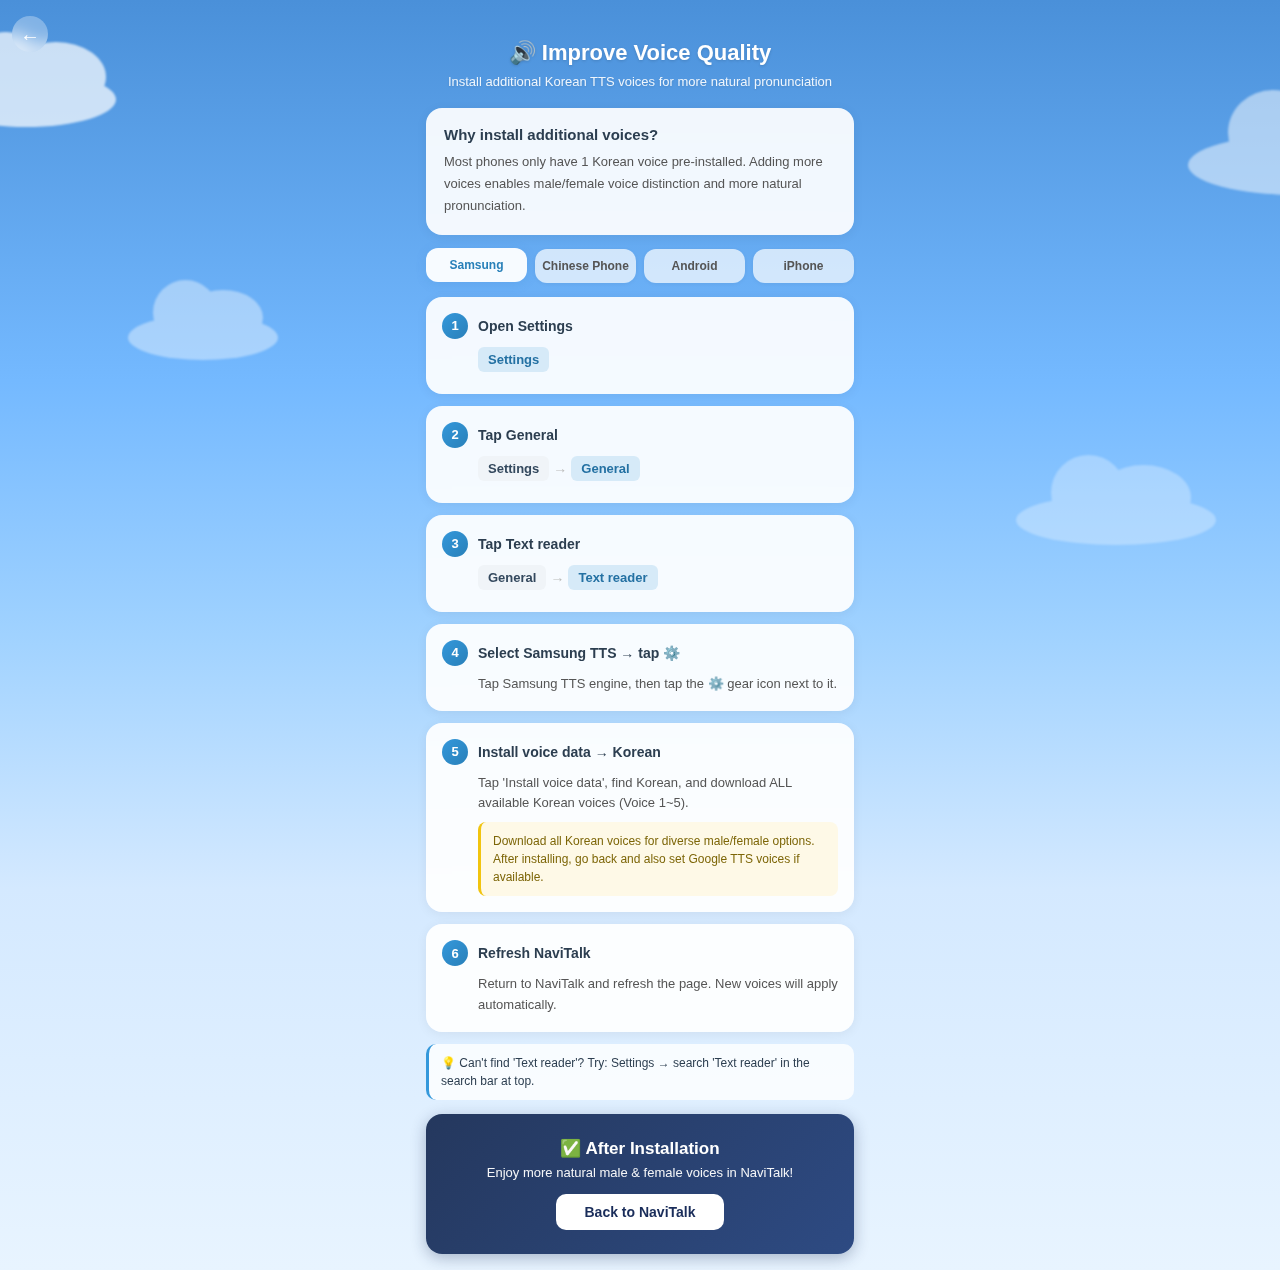
<file: tts-guide.html>
<!DOCTYPE html>
<html lang="ko">
<head>
<meta charset="UTF-8">
<meta name="viewport" content="width=device-width, initial-scale=1.0">
<title>TTS Voice Guide</title>
<style>
*{margin:0;padding:0;box-sizing:border-box}
body{font-family:-apple-system,BlinkMacSystemFont,'Segoe UI','PingFang SC','Hiragino Sans GB','Microsoft YaHei','Helvetica Neue',sans-serif;min-height:100vh;background:linear-gradient(180deg,#4a90d9 0%,#74b9ff 30%,#a0d2ff 50%,#d4e9ff 70%,#e8f4ff 100%);overflow-x:hidden}
.clouds{position:fixed;top:0;left:0;width:100%;height:100%;pointer-events:none;z-index:0;overflow:hidden}
.cloud{position:absolute;background:#fff;border-radius:50%;opacity:.7;filter:blur(1px)}
.cloud::before,.cloud::after{content:'';position:absolute;background:#fff;border-radius:50%}
.c1{width:180px;height:55px;top:8%;left:-5%;animation:drift 45s linear infinite}
.c1::before{width:80px;height:80px;top:-40px;left:30px}
.c1::after{width:100px;height:70px;top:-30px;left:70px}
.c2{width:220px;height:60px;top:15%;right:-10%;animation:drift-r 55s linear infinite;opacity:.5}
.c2::before{width:90px;height:85px;top:-45px;left:40px}
.c2::after{width:110px;height:75px;top:-35px;left:90px}
.c3{width:150px;height:45px;top:35%;left:10%;animation:drift 60s linear infinite;animation-delay:-20s;opacity:.4}
.c3::before{width:65px;height:65px;top:-35px;left:25px}
.c3::after{width:80px;height:55px;top:-25px;left:55px}
.c4{width:200px;height:50px;top:55%;right:5%;animation:drift-r 50s linear infinite;animation-delay:-15s;opacity:.3}
.c4::before{width:75px;height:75px;top:-40px;left:35px}
.c4::after{width:95px;height:65px;top:-30px;left:80px}
@keyframes drift{from{transform:translateX(0)}to{transform:translateX(110vw)}}
@keyframes drift-r{from{transform:translateX(0)}to{transform:translateX(-110vw)}}
.content{position:relative;z-index:1;max-width:460px;margin:0 auto;padding:16px}
.header{text-align:center;padding:24px 0 16px;color:#fff;text-shadow:0 1px 3px rgba(0,0,0,.15)}
.header h1{font-size:22px;font-weight:700;margin-bottom:6px}
.header p{font-size:13px;opacity:.9;line-height:1.5}
.back-btn{position:fixed;left:12px;top:16px;z-index:10;background:rgba(255,255,255,.3);backdrop-filter:blur(8px);border:none;color:#fff;width:36px;height:36px;border-radius:50%;font-size:20px;cursor:pointer}
.card{background:rgba(255,255,255,.92);backdrop-filter:blur(10px);border-radius:16px;padding:18px;margin-bottom:14px;box-shadow:0 2px 12px rgba(0,0,0,.06)}
.card h2{font-size:15px;font-weight:700;color:#2c3e50;margin-bottom:8px}
.card p{font-size:13px;color:#555;line-height:1.7}
.tabs{display:flex;gap:8px;margin-bottom:14px}
.tab-btn{flex:1;padding:10px 4px;border:none;border-radius:12px;background:rgba(255,255,255,.7);text-align:center;cursor:pointer;transition:all .25s;box-shadow:0 1px 4px rgba(0,0,0,.05);font-family:inherit;font-size:12px;font-weight:700;color:#555}
.tab-btn.active{background:rgba(255,255,255,.95);box-shadow:0 2px 10px rgba(74,144,217,.25);transform:translateY(-1px);color:#2980b9}
.notice-card{background:linear-gradient(135deg,#e8f8f5,#d5f5e3);border-radius:14px;padding:18px;margin-bottom:14px;border-left:4px solid #27ae60;box-shadow:0 2px 12px rgba(0,0,0,.06)}
.notice-card h3{font-size:15px;color:#1e8449;margin-bottom:8px}
.notice-card p{font-size:13px;color:#2c3e50;line-height:1.7}
.notice-card .edge-badge{display:inline-block;background:#27ae60;color:#fff;padding:3px 10px;border-radius:20px;font-size:11px;font-weight:700;margin-bottom:10px}
.optional-title{font-size:13px;font-weight:700;color:#7f8c8d;margin:16px 0 10px;padding-left:4px}
.step-card{background:rgba(255,255,255,.92);backdrop-filter:blur(10px);border-radius:16px;padding:16px;margin-bottom:12px;box-shadow:0 2px 12px rgba(0,0,0,.06)}
.step-head{display:flex;align-items:center;gap:10px;margin-bottom:8px}
.step-num{width:26px;height:26px;border-radius:50%;background:linear-gradient(135deg,#3498db,#2980b9);color:#fff;font-size:13px;font-weight:700;display:flex;align-items:center;justify-content:center;flex-shrink:0}
.step-title{font-size:14px;font-weight:700;color:#2c3e50}
.path{display:flex;flex-wrap:wrap;align-items:center;gap:4px;margin:6px 0 6px 36px}
.path-chip{background:#f0f4f8;padding:5px 10px;border-radius:6px;font-size:13px;font-weight:600;color:#34495e}
.path-chip.hl{background:#d6eaf8;color:#2471a3}
.path-sep{color:#bbb;font-size:14px}
.step-desc{margin-left:36px;font-size:13px;color:#555;line-height:1.6}
.tip{margin:8px 0 0 36px;padding:10px 12px;background:#fef9e7;border-radius:8px;border-left:3px solid #f1c40f;font-size:12px;color:#7d6608;line-height:1.5}
.alt-tip{margin:6px 0 14px;padding:10px 12px;background:rgba(255,255,255,.8);border-radius:10px;border-left:3px solid #3498db;font-size:12px;color:#2c3e50;line-height:1.5}
.guide-panel{display:none}
.guide-panel.active{display:block}
.done-card{background:linear-gradient(135deg,rgba(20,40,80,.92),rgba(30,60,120,.92));border-radius:16px;padding:24px;text-align:center;color:#fff;margin-top:8px;box-shadow:0 4px 15px rgba(20,40,80,.3)}
.done-card h3{font-size:17px;margin-bottom:6px}
.done-card p{font-size:13px;opacity:.95;margin-bottom:14px}
.done-btn{padding:10px 28px;border:none;border-radius:10px;background:#fff;color:#1a2d5a;font-size:14px;font-weight:700;cursor:pointer;font-family:inherit}
</style>
</head>
<body>
<div class="clouds"><div class="cloud c1"></div><div class="cloud c2"></div><div class="cloud c3"></div><div class="cloud c4"></div></div>
<button class="back-btn" id="backBtn">&larr;</button>
<div class="content">
<div class="header"><h1 id="hTitle"></h1><p id="hSub"></p></div>
<div class="card"><h2 id="whyT"></h2><p id="whyD"></p></div>
<div class="tabs">
<button class="tab-btn active" data-tab="samsung">Samsung</button>
<button class="tab-btn" data-tab="china" id="tabChina"></button>
<button class="tab-btn" data-tab="android">Android</button>
<button class="tab-btn" data-tab="iphone">iPhone</button>
</div>
<div class="guide-panel active" id="panel-samsung"></div>
<div class="guide-panel" id="panel-china"></div>
<div class="guide-panel" id="panel-android"></div>
<div class="guide-panel" id="panel-iphone"></div>
<div class="done-card"><h3 id="doneT"></h3><p id="doneD"></p><button class="done-btn" id="doneBtn"></button></div>
</div>
<script>
var T = {};
T.en = {"chinaTab": "Chinese Phone", "chinaNoticeTitle": "✅ No installation needed!", "chinaNoticeDesc": "NaviTalk uses cloud-based voice technology (Edge TTS), so Korean voice works automatically on all phones — including Xiaomi, OPPO, Vivo, and Huawei — without installing any voice packs.", "chinaBadge": "Edge TTS", "chinaOptional": "📱 Optional: Improve device TTS (for other apps)", "china": [{"t": "Open Settings", "path": ["Settings"], "hi": [0]}, {"t": "Search 'TTS' or 'Text-to-speech'", "d": "Use the search bar at top of Settings to find TTS options."}, {"t": "Select TTS engine", "d": "Choose your phone's built-in TTS engine (e.g. Xiaomi TTS, iFlytek, etc.)"}, {"t": "Download Korean voice", "d": "Find Korean in the language list and download the voice pack.", "tip": "If Korean is not available, try installing Google TTS from your app store."}, {"t": "Refresh NaviTalk", "d": "Return to NaviTalk and refresh the page."}], "title": "🔊 Improve Voice Quality", "sub": "Install additional Korean TTS voices for more natural pronunciation", "whyT": "Why install additional voices?", "whyD": "Most phones only have 1 Korean voice pre-installed. Adding more voices enables male/female voice distinction and more natural pronunciation.", "doneT": "✅ After Installation", "doneD": "Enjoy more natural male & female voices in NaviTalk!", "doneB": "Back to NaviTalk", "samsung": [{"t": "Open Settings", "path": ["Settings"], "hi": [0]}, {"t": "Tap General", "path": ["Settings", "General"], "hi": [1]}, {"t": "Tap Text reader", "path": ["General", "Text reader"], "hi": [1]}, {"t": "Select Samsung TTS → tap ⚙️", "d": "Tap Samsung TTS engine, then tap the ⚙️ gear icon next to it."}, {"t": "Install voice data → Korean", "d": "Tap 'Install voice data', find Korean, and download ALL available Korean voices (Voice 1~5).", "tip": "Download all Korean voices for diverse male/female options. After installing, go back and also set Google TTS voices if available."}, {"t": "Refresh NaviTalk", "d": "Return to NaviTalk and refresh the page. New voices will apply automatically."}], "samsung_alt": "Can't find 'Text reader'? Try: Settings → search 'Text reader' in the search bar at top.", "android": [{"t": "Open Settings", "path": ["Settings"], "hi": [0]}, {"t": "Tap Accessibility", "path": ["Settings", "Accessibility"], "hi": [1]}, {"t": "Tap Text-to-speech output", "path": ["Accessibility", "Text-to-speech output"], "hi": [1]}, {"t": "Tap ⚙️ next to Google TTS", "d": "Tap the gear icon next to Google Text-to-Speech engine."}, {"t": "Install voice data → Korean", "d": "Tap 'Install voice data' and find Korean to download additional voices.", "tip": "If Google TTS is missing, search 'Google Text-to-Speech' in Play Store."}, {"t": "Refresh NaviTalk", "d": "Return to NaviTalk and refresh the page."}], "iphone": [{"t": "Open Settings", "path": ["Settings"], "hi": [0]}, {"t": "Accessibility → Spoken Content", "path": ["Settings", "Accessibility", "Spoken Content"], "hi": [1, 2]}, {"t": "Tap Voices → Korean", "d": "Tap Voices, then select Korean. Multiple voice options will appear."}, {"t": "Download desired voices", "d": "Tap a voice name to download. Also download 'Enhanced' quality if available.", "tip": "Download Yuna, Sora and others for diverse male/female voices."}, {"t": "Refresh NaviTalk", "d": "Return to NaviTalk (Safari) and refresh the page."}]};
T.ko = {"chinaTab": "중국폰", "chinaNoticeTitle": "✅ 별도 설치가 필요 없습니다!", "chinaNoticeDesc": "NaviTalk은 클라우드 음성 기술(Edge TTS)을 사용하므로, 샤오미·OPPO·비보·화웨이 등 모든 폰에서 음성팩 설치 없이 한국어 음성이 자동으로 작동합니다.", "chinaBadge": "Edge TTS", "chinaOptional": "📱 선택사항: 기기 TTS 개선 (다른 앱용)", "china": [{"t": "설정 앱 열기", "path": ["설정"], "hi": [0]}, {"t": "'TTS' 또는 '음성' 검색", "d": "설정 상단 검색바에서 TTS 관련 옵션을 찾으세요."}, {"t": "TTS 엔진 선택", "d": "기기 내장 TTS 엔진(예: Xiaomi TTS, iFlytek 등)을 선택하세요."}, {"t": "한국어 음성 다운로드", "d": "언어 목록에서 한국어를 찾아 음성팩을 다운로드하세요.", "tip": "한국어가 없으면 앱 스토어에서 Google TTS를 설치해보세요."}, {"t": "NaviTalk 새로고침", "d": "NaviTalk으로 돌아와 페이지를 새로고침하세요."}], "title": "🔊 음성 품질 개선하기", "sub": "한국어 TTS 음성을 추가 설치하여 더 자연스러운 발음을 경험하세요", "whyT": "왜 음성을 설치해야 하나요?", "whyD": "대부분의 휴대폰에는 한국어 음성이 1개만 기본 설치되어 있습니다. 추가 음성을 설치하면 남녀 목소리를 구분할 수 있고 발음도 더 자연스러워집니다.", "doneT": "✅ 설치 완료 후", "doneD": "NaviTalk에서 더 자연스러운 남녀 대화 음성을 즐겨보세요!", "doneB": "NaviTalk으로 돌아가기", "samsung": [{"t": "설정 앱 열기", "path": ["설정"], "hi": [0]}, {"t": "일반 선택", "path": ["설정", "일반"], "hi": [1]}, {"t": "글자 읽어주기 선택", "path": ["일반", "글자 읽어주기"], "hi": [1]}, {"t": "Samsung TTS 선택 → ⚙️ 탭", "d": "기본 엔진에서 Samsung TTS를 선택하고, 옆의 ⚙️ 톱니바퀴를 탭하세요."}, {"t": "음성 데이터 설치 → 한국어", "d": "음성 데이터 설치를 탭하고, 한국어 음성을 모두(음성1~5) 다운로드하세요.", "tip": "한국어 음성을 모두 다운로드하면 남녀 목소리 선택이 풍부해집니다. 웹브라우저는 Google TTS를 사용하므로, Google TTS 음성도 함께 설치하면 더 좋습니다."}, {"t": "NaviTalk 새로고침", "d": "NaviTalk으로 돌아와 페이지를 새로고침하면 새 음성이 자동 적용됩니다."}], "samsung_alt": "'글자 읽어주기'를 못 찾겠으면: 설정 상단 검색바에서 '글자 읽어주기'를 검색하세요.", "android": [{"t": "설정 앱 열기", "path": ["설정"], "hi": [0]}, {"t": "접근성 이동", "path": ["설정", "접근성"], "hi": [1]}, {"t": "음성 변환 출력 선택", "path": ["접근성", "음성 변환 출력"], "hi": [1]}, {"t": "Google TTS ⚙️ 탭", "d": "Google 음성 변환 엔진 옆의 톱니바퀴 아이콘을 탭하세요."}, {"t": "음성 데이터 설치 → 한국어", "d": "음성 데이터 설치를 탭하고 한국어를 찾아 다운로드하세요.", "tip": "Google TTS가 없으면 Play 스토어에서 'Google 음성 변환'을 검색해 설치하세요."}, {"t": "NaviTalk 새로고침", "d": "NaviTalk으로 돌아와 페이지를 새로고침하세요."}], "iphone": [{"t": "설정 앱 열기", "path": ["설정"], "hi": [0]}, {"t": "손쉬운 사용 → 읽어주기 콘텐츠", "path": ["설정", "손쉬운 사용", "읽어주기 콘텐츠"], "hi": [1, 2]}, {"t": "음성 → 한국어 선택", "d": "음성을 탭한 후 한국어를 선택하세요. 여러 음성 옵션이 표시됩니다."}, {"t": "음성 다운로드", "d": "음성 이름을 탭하면 다운로드가 시작됩니다. 고품질 옵션이 있으면 함께 다운로드하세요.", "tip": "Yuna, Sora 등 여러 음성을 다운로드하면 다양한 남녀 목소리를 사용할 수 있습니다."}, {"t": "NaviTalk 새로고침", "d": "NaviTalk(Safari)으로 돌아와 페이지를 새로고침하세요."}]};
T.cn = {"chinaTab": "中国手机", "chinaNoticeTitle": "✅ 无需额外安装！", "chinaNoticeDesc": "NaviTalk使用云端语音技术（Edge TTS），小米、OPPO、vivo、华为等所有手机无需安装语音包，韩语语音即可自动播放。", "chinaBadge": "Edge TTS", "chinaOptional": "📱 可选：改善设备TTS（用于其他应用）", "china": [{"t": "打开设置", "path": ["设置"], "hi": [0]}, {"t": "搜索'TTS'或'语音'", "d": "在设置顶部搜索栏搜索TTS相关选项。"}, {"t": "选择TTS引擎", "d": "选择手机内置TTS引擎（如小米TTS、讯飞等）。"}, {"t": "下载韩语语音", "d": "在语言列表中找到韩语并下载语音包。", "tip": "如果没有韩语选项，请在应用商店搜索安装Google TTS。"}, {"t": "刷新NaviTalk", "d": "返回NaviTalk，刷新页面即可。"}], "title": "🔊 提高语音质量", "sub": "安装韩语TTS语音，获得更自然的发音体验", "whyT": "为什么需要安装语音？", "whyD": "大多数手机只预装了1个韩语语音。安装更多语音后，可以区分男女声音，发音也更加自然。", "doneT": "✅ 安装完成后", "doneD": "在NaviTalk中享受更自然的男女对话语音！", "doneB": "返回NaviTalk", "samsung": [{"t": "打开设置", "path": ["设置"], "hi": [0]}, {"t": "点击常规", "path": ["设置", "常规"], "hi": [1]}, {"t": "点击文字转语音", "path": ["常规", "文字转语音"], "hi": [1]}, {"t": "选择Samsung TTS → 点击⚙️", "d": "选择Samsung TTS引擎，点击旁边的⚙️齿轮图标。"}, {"t": "安装语音数据 → 韩语", "d": "点击安装语音数据，找到韩语，下载所有可用语音(语音1~5)。", "tip": "建议下载所有韩语语音。网页浏览器使用Google TTS，建议同时安装Google TTS语音。"}, {"t": "刷新NaviTalk", "d": "返回NaviTalk，刷新页面即可自动使用新语音。"}], "samsung_alt": "找不到'文字转语音'？试试在设置顶部搜索栏搜索。", "android": [{"t": "打开设置", "path": ["设置"], "hi": [0]}, {"t": "进入辅助功能", "path": ["设置", "辅助功能"], "hi": [1]}, {"t": "选择文字转语音输出", "path": ["辅助功能", "文字转语音输出"], "hi": [1]}, {"t": "点击Google TTS旁的⚙️", "d": "点击Google文字转语音引擎旁的齿轮图标。"}, {"t": "安装语音数据 → 选择韩语", "d": "点击安装语音数据，找到韩语(Korean/한국어)进行下载。", "tip": "如果没有Google TTS，请在应用商店搜索Google文字转语音进行安装。"}, {"t": "刷新NaviTalk", "d": "返回NaviTalk应用，刷新页面即可。"}], "iphone": [{"t": "打开设置", "path": ["设置"], "hi": [0]}, {"t": "辅助功能 → 朗读内容", "path": ["设置", "辅助功能", "朗读内容"], "hi": [1, 2]}, {"t": "点击声音 → 选择韩语", "d": "点击声音，然后选择韩语(Korean)。会显示多个语音选项。"}, {"t": "下载所需语音", "d": "点击语音名称即可下载。如有高品质选项，建议一起下载。", "tip": "下载Yuna、Sora等多个语音，可获得不同的男女声音。"}, {"t": "刷新NaviTalk", "d": "返回NaviTalk(Safari)，刷新页面即可。"}]};
T.ja = {"chinaTab": "中国製スマホ", "chinaNoticeTitle": "✅ インストール不要！", "chinaNoticeDesc": "NaviTalkはクラウド音声技術（Edge TTS）を使用しているため、Xiaomi・OPPO・vivo・Huaweiなど全てのスマホで音声パックのインストールなしに韓国語音声が自動で再生されます。", "chinaBadge": "Edge TTS", "chinaOptional": "📱 オプション：デバイスTTSの改善（他のアプリ用）", "china": [{"t": "設定を開く", "path": ["設定"], "hi": [0]}, {"t": "'TTS'または'音声'で検索", "d": "設定の検索バーでTTS関連オプションを探します。"}, {"t": "TTSエンジンを選択", "d": "内蔵TTSエンジン（Xiaomi TTS、iFlytekなど）を選択します。"}, {"t": "韓国語音声をダウンロード", "d": "言語リストから韓国語を見つけてダウンロードします。", "tip": "韓国語がない場合はPlayストアからGoogle TTSをインストールしてください。"}, {"t": "NaviTalkを更新", "d": "NaviTalkに戻りページを更新してください。"}], "title": "🔊 音声品質を改善する", "sub": "韓国語TTS音声を追加インストールして、より自然な発音を体験", "whyT": "なぜ音声のインストールが必要？", "whyD": "ほとんどのスマートフォンには韓国語音声が1つしかプリインストールされていません。追加音声をインストールすると、男女の声を区別でき、発音もより自然になります。", "doneT": "✅ インストール完了後", "doneD": "NaviTalkでより自然な男女の声で会話を楽しめます！", "doneB": "NaviTalkに戻る", "samsung": [{"t": "設定アプリを開く", "path": ["設定"], "hi": [0]}, {"t": "一般をタップ", "path": ["設定", "一般"], "hi": [1]}, {"t": "テキスト読み上げをタップ", "path": ["一般", "テキスト読み上げ"], "hi": [1]}, {"t": "Samsung TTS → ⚙️をタップ", "d": "Samsung TTSエンジンを選択し、横の⚙️歯車アイコンをタップします。"}, {"t": "音声データインストール → 韓国語", "d": "音声データのインストールをタップし、韓国語音声をすべて(音声1~5)ダウンロードします。", "tip": "すべての韓国語音声をダウンロードすると選択肢が豊富に。ブラウザはGoogle TTSを使用するため、Google TTS音声も合わせてインストールをお勧めします。"}, {"t": "NaviTalkを更新", "d": "NaviTalkに戻りページを更新してください。"}], "samsung_alt": "テキスト読み上げが見つからない場合：設定の検索バーで検索してください。", "android": [{"t": "設定アプリを開く", "path": ["設定"], "hi": [0]}, {"t": "ユーザー補助へ移動", "path": ["設定", "ユーザー補助"], "hi": [1]}, {"t": "テキスト読み上げ出力を選択", "path": ["ユーザー補助", "テキスト読み上げ出力"], "hi": [1]}, {"t": "Google TTSエンジン横の⚙️をタップ", "d": "Googleテキスト読み上げエンジン横の歯車アイコンをタップします。"}, {"t": "音声データのインストール → 韓国語を選択", "d": "音声データのインストールをタップし、韓国語(Korean)を見つけてダウンロードします。", "tip": "Google TTSがない場合、PlayストアでGoogleテキスト読み上げを検索してインストールしてください。"}, {"t": "NaviTalkを更新", "d": "NaviTalkアプリに戻り、ページを更新してください。"}], "iphone": [{"t": "設定アプリを開く", "path": ["設定"], "hi": [0]}, {"t": "アクセシビリティ → 読み上げコンテンツ", "path": ["設定", "アクセシビリティ", "読み上げコンテンツ"], "hi": [1, 2]}, {"t": "声をタップ → 韓国語を選択", "d": "声をタップし、韓国語(Korean)を選択します。複数の音声が表示されます。"}, {"t": "音声をダウンロード", "d": "音声名をタップするとダウンロードが始まります。高品質があれば一緒にダウンロードしてください。", "tip": "Yuna、Soraなど複数の音声をダウンロードすると、男女の声が豊富になります。"}, {"t": "NaviTalkを更新", "d": "NaviTalk(Safari)に戻り、ページを更新してください。"}]};
T.es = {"chinaTab": "Teléf. chino", "chinaNoticeTitle": "✅ ¡No necesita instalación!", "chinaNoticeDesc": "NaviTalk usa tecnología de voz en la nube (Edge TTS). En Xiaomi, OPPO, Vivo, Huawei y otros, la voz coreana funciona automáticamente sin instalar paquetes de voz.", "chinaBadge": "Edge TTS", "chinaOptional": "📱 Opcional: Mejorar TTS del dispositivo", "china": [{"t": "Abrir Configuración", "path": ["Configuración"], "hi": [0]}, {"t": "Buscar 'TTS'", "d": "Busque TTS en la barra de búsqueda de Configuración."}, {"t": "Seleccionar motor TTS", "d": "Elija el motor TTS integrado del teléfono."}, {"t": "Descargar voz coreana", "d": "Busque coreano en la lista de idiomas.", "tip": "Si no hay coreano, instale Google TTS desde la tienda."}, {"t": "Actualizar NaviTalk", "d": "Vuelva a NaviTalk y actualice."}], "title": "🔊 Mejorar calidad de voz", "sub": "Instale voces TTS coreanas para una pronunciación más natural", "whyT": "¿Por qué instalar voces?", "whyD": "La mayoría de teléfonos solo tienen 1 voz coreana. Más voces permiten distinguir hombre/mujer y mejor pronunciación.", "doneT": "✅ Después de instalar", "doneD": "¡Disfrute voces más naturales en NaviTalk!", "doneB": "Volver a NaviTalk", "samsung": [{"t": "Abrir Configuración", "path": ["Configuración"], "hi": [0]}, {"t": "General", "path": ["Configuración", "General"], "hi": [1]}, {"t": "Lectura de texto", "path": ["General", "Lectura de texto"], "hi": [1]}, {"t": "Samsung TTS → ⚙️", "d": "Seleccione Samsung TTS y toque ⚙️."}, {"t": "Instalar datos de voz → Coreano", "d": "Descargue todas las voces coreanas (Voz 1~5).", "tip": "Descargue todas. El navegador usa Google TTS, instale también voces de Google."}, {"t": "Actualizar NaviTalk", "d": "Vuelva a NaviTalk y actualice la página."}], "samsung_alt": "¿No encuentra 'Lectura de texto'? Búsquelo en la barra de búsqueda de Configuración.", "android": [{"t": "Abrir Configuración", "path": ["Configuración"], "hi": [0]}, {"t": "Accesibilidad", "path": ["Configuración", "Accesibilidad"], "hi": [1]}, {"t": "Salida de texto a voz", "path": ["Accesibilidad", "Salida de texto a voz"], "hi": [1]}, {"t": "⚙️ junto a Google TTS", "d": "⚙️ junto a Google TTS"}, {"t": "Instalar datos de voz → Coreano", "d": "Instalar datos de voz → Coreano", "tip": "Si no tiene Google TTS, búsquelo en Play Store."}, {"t": "Actualizar NaviTalk", "d": "Actualizar NaviTalk"}], "iphone": [{"t": "Abrir Configuración", "path": ["Configuración"], "hi": [0]}, {"t": "Accesibilidad → Contenido hablado", "path": ["Configuración", "Accesibilidad", "Contenido hablado"], "hi": [1, 2]}, {"t": "Voces → Coreano", "d": "Voces → Coreano"}, {"t": "Descargar voces deseadas", "d": "Descargar voces deseadas", "tip": "Descargue Yuna, Sora y otras voces."}, {"t": "Actualizar NaviTalk", "d": "Actualizar NaviTalk"}]};
T.fr = {"chinaTab": "Tél. chinois", "chinaNoticeTitle": "✅ Aucune installation nécessaire !", "chinaNoticeDesc": "NaviTalk utilise la technologie vocale cloud (Edge TTS). Sur Xiaomi, OPPO, Vivo, Huawei, la voix coréenne fonctionne automatiquement sans installer de packs vocaux.", "chinaBadge": "Edge TTS", "chinaOptional": "📱 Optionnel : Améliorer le TTS du téléphone", "china": [{"t": "Ouvrir Paramètres", "path": ["Paramètres"], "hi": [0]}, {"t": "Rechercher 'TTS'", "d": "Cherchez TTS dans la barre de recherche."}, {"t": "Sélectionner moteur TTS", "d": "Choisissez le moteur TTS intégré."}, {"t": "Télécharger voix coréenne", "d": "Trouvez coréen dans la liste.", "tip": "Si absent, installez Google TTS depuis le store."}, {"t": "Actualiser NaviTalk", "d": "Revenez à NaviTalk et actualisez."}], "title": "🔊 Améliorer la qualité vocale", "sub": "Installez des voix TTS coréennes pour une prononciation plus naturelle", "whyT": "Pourquoi installer des voix ?", "whyD": "La plupart des téléphones n'ont qu'une seule voix coréenne. Ajoutez-en pour distinguer homme/femme.", "doneT": "✅ Après l'installation", "doneD": "Profitez de voix plus naturelles dans NaviTalk !", "doneB": "Retour à NaviTalk", "samsung": [{"t": "Ouvrir Paramètres", "path": ["Paramètres"], "hi": [0]}, {"t": "Général", "path": ["Paramètres", "Général"], "hi": [1]}, {"t": "Synthèse vocale", "path": ["Général", "Synthèse vocale"], "hi": [1]}, {"t": "Samsung TTS → ⚙️", "d": "Sélectionnez Samsung TTS et appuyez sur ⚙️."}, {"t": "Installer données vocales → Coréen", "d": "Téléchargez toutes les voix coréennes (Voix 1~5).", "tip": "Téléchargez toutes. Le navigateur utilise Google TTS, installez aussi les voix Google."}, {"t": "Actualiser NaviTalk", "d": "Revenez à NaviTalk et actualisez."}], "samsung_alt": "Introuvable ? Cherchez 'Synthèse vocale' dans la barre de recherche.", "android": [{"t": "Ouvrir Paramètres", "path": ["Paramètres"], "hi": [0]}, {"t": "Accessibilité", "path": ["Paramètres", "Accessibilité"], "hi": [1]}, {"t": "Synthèse vocale", "path": ["Accessibilité", "Synthèse vocale"], "hi": [1]}, {"t": "⚙️ Google TTS", "d": "⚙️ Google TTS"}, {"t": "Installer données vocales → Coréen", "d": "Installer données vocales → Coréen", "tip": "Si Google TTS manque, cherchez-le dans Play Store."}, {"t": "Actualiser NaviTalk", "d": "Actualiser NaviTalk"}], "iphone": [{"t": "Ouvrir Réglages", "path": ["Réglages"], "hi": [0]}, {"t": "Accessibilité → Contenu énoncé", "path": ["Réglages", "Accessibilité", "Contenu énoncé"], "hi": [1, 2]}, {"t": "Voix → Coréen", "d": "Voix → Coréen"}, {"t": "Télécharger les voix", "d": "Télécharger les voix", "tip": "Téléchargez Yuna, Sora et d'autres voix."}, {"t": "Actualiser NaviTalk", "d": "Actualiser NaviTalk"}]};
T.pt = {"chinaTab": "Tel. chinês", "chinaNoticeTitle": "✅ Nenhuma instalação necessária!", "chinaNoticeDesc": "NaviTalk usa tecnologia de voz na nuvem (Edge TTS). Em Xiaomi, OPPO, Vivo, Huawei, a voz coreana funciona automaticamente sem pacotes de voz.", "chinaBadge": "Edge TTS", "chinaOptional": "📱 Opcional: Melhorar TTS do dispositivo", "china": [{"t": "Abrir Configurações", "path": ["Configurações"], "hi": [0]}, {"t": "Pesquisar 'TTS'", "d": "Pesquise TTS na barra de busca."}, {"t": "Selecionar motor TTS", "d": "Escolha o motor TTS integrado."}, {"t": "Baixar voz coreana", "d": "Encontre coreano na lista.", "tip": "Se ausente, instale Google TTS pela loja."}, {"t": "Atualizar NaviTalk", "d": "Volte ao NaviTalk e atualize."}], "title": "🔊 Melhorar qualidade de voz", "sub": "Instale vozes TTS coreanas para pronúncia mais natural", "whyT": "Por que instalar vozes?", "whyD": "A maioria dos telefones tem apenas 1 voz coreana. Mais vozes permitem distinguir homem/mulher.", "doneT": "✅ Após instalação", "doneD": "Aproveite vozes mais naturais no NaviTalk!", "doneB": "Voltar ao NaviTalk", "samsung": [{"t": "Abrir Configurações", "path": ["Configurações"], "hi": [0]}, {"t": "Geral", "path": ["Configurações", "Geral"], "hi": [1]}, {"t": "Leitura de texto", "path": ["Geral", "Leitura de texto"], "hi": [1]}, {"t": "Samsung TTS → ⚙️", "d": "Selecione Samsung TTS e toque ⚙️."}, {"t": "Instalar dados de voz → Coreano", "d": "Baixe todas as vozes coreanas (Voz 1~5).", "tip": "Baixe todas. O navegador usa Google TTS, instale também vozes do Google."}, {"t": "Atualizar NaviTalk", "d": "Volte ao NaviTalk e atualize."}], "samsung_alt": "Não encontrou? Pesquise na barra de busca das Configurações.", "android": [{"t": "Abrir Configurações", "path": ["Configurações"], "hi": [0]}, {"t": "Acessibilidade", "path": ["Configurações", "Acessibilidade"], "hi": [1]}, {"t": "Saída TTS", "path": ["Acessibilidade", "Saída TTS"], "hi": [1]}, {"t": "⚙️ Google TTS", "d": "⚙️ Google TTS"}, {"t": "Instalar dados de voz → Coreano", "d": "Instalar dados de voz → Coreano", "tip": "Se Google TTS ausente, busque no Play Store."}, {"t": "Atualizar NaviTalk", "d": "Atualizar NaviTalk"}], "iphone": [{"t": "Abrir Ajustes", "path": ["Ajustes"], "hi": [0]}, {"t": "Acessibilidade → Conteúdo Falado", "path": ["Ajustes", "Acessibilidade", "Conteúdo Falado"], "hi": [1, 2]}, {"t": "Vozes → Coreano", "d": "Vozes → Coreano"}, {"t": "Baixar vozes", "d": "Baixar vozes", "tip": "Baixe Yuna, Sora e outras vozes."}, {"t": "Atualizar NaviTalk", "d": "Atualizar NaviTalk"}]};
T.de = {"chinaTab": "China-Handy", "chinaNoticeTitle": "✅ Keine Installation nötig!", "chinaNoticeDesc": "NaviTalk nutzt Cloud-Sprachtechnologie (Edge TTS). Auf Xiaomi, OPPO, Vivo, Huawei funktioniert die koreanische Stimme automatisch ohne Sprachpakete.", "chinaBadge": "Edge TTS", "chinaOptional": "📱 Optional: Geräte-TTS verbessern", "china": [{"t": "Einstellungen öffnen", "path": ["Einstellungen"], "hi": [0]}, {"t": "'TTS' suchen", "d": "Suchen Sie TTS in der Suchleiste."}, {"t": "TTS-Engine wählen", "d": "Wählen Sie die eingebaute TTS-Engine."}, {"t": "Koreanische Stimme laden", "d": "Finden Sie Koreanisch in der Liste.", "tip": "Falls nicht vorhanden, Google TTS aus dem Store installieren."}, {"t": "NaviTalk aktualisieren", "d": "Zurück zu NaviTalk, Seite aktualisieren."}], "title": "🔊 Sprachqualität verbessern", "sub": "Installieren Sie koreanische TTS-Stimmen für natürlichere Aussprache", "whyT": "Warum Stimmen installieren?", "whyD": "Die meisten Handys haben nur 1 koreanische Stimme. Mehr Stimmen ermöglichen Mann/Frau-Unterscheidung.", "doneT": "✅ Nach der Installation", "doneD": "Genießen Sie natürlichere Stimmen in NaviTalk!", "doneB": "Zurück zu NaviTalk", "samsung": [{"t": "Einstellungen öffnen", "path": ["Einstellungen"], "hi": [0]}, {"t": "Allgemein", "path": ["Einstellungen", "Allgemein"], "hi": [1]}, {"t": "Sprachausgabe", "path": ["Allgemein", "Sprachausgabe"], "hi": [1]}, {"t": "Samsung TTS → ⚙️", "d": "Wählen Sie Samsung TTS und tippen Sie ⚙️."}, {"t": "Sprachdaten installieren → Koreanisch", "d": "Laden Sie alle koreanischen Stimmen herunter (Stimme 1~5).", "tip": "Laden Sie alle herunter. Der Browser nutzt Google TTS."}, {"t": "NaviTalk aktualisieren", "d": "Zurück zu NaviTalk, Seite aktualisieren."}], "samsung_alt": "Nicht gefunden? Suchen Sie in der Suchleiste der Einstellungen.", "android": [{"t": "Einstellungen öffnen", "path": ["Einstellungen"], "hi": [0]}, {"t": "Eingabehilfen", "path": ["Einstellungen", "Eingabehilfen"], "hi": [1]}, {"t": "Text-zu-Sprache-Ausgabe", "path": ["Eingabehilfen", "Text-zu-Sprache"], "hi": [1]}, {"t": "⚙️ Google TTS", "d": "⚙️ Google TTS"}, {"t": "Sprachdaten installieren → Koreanisch", "d": "Sprachdaten installieren → Koreanisch", "tip": "Falls Google TTS fehlt, im Play Store suchen."}, {"t": "NaviTalk aktualisieren", "d": "NaviTalk aktualisieren"}], "iphone": [{"t": "Einstellungen öffnen", "path": ["Einstellungen"], "hi": [0]}, {"t": "Bedienungshilfen → Gesprochene Inhalte", "path": ["Einstellungen", "Bedienungshilfen", "Gesprochene Inhalte"], "hi": [1, 2]}, {"t": "Stimmen → Koreanisch", "d": "Stimmen → Koreanisch"}, {"t": "Stimmen herunterladen", "d": "Stimmen herunterladen", "tip": "Laden Sie Yuna, Sora und andere herunter."}, {"t": "NaviTalk aktualisieren", "d": "NaviTalk aktualisieren"}]};
T.id = {"chinaTab": "HP China", "chinaNoticeTitle": "✅ Tidak perlu instalasi!", "chinaNoticeDesc": "NaviTalk menggunakan teknologi suara cloud (Edge TTS). Di Xiaomi, OPPO, Vivo, Huawei, suara Korea otomatis berfungsi tanpa menginstal paket suara.", "chinaBadge": "Edge TTS", "chinaOptional": "📱 Opsional: Tingkatkan TTS perangkat", "china": [{"t": "Buka Pengaturan", "path": ["Pengaturan"], "hi": [0]}, {"t": "Cari 'TTS'", "d": "Cari TTS di kolom pencarian Pengaturan."}, {"t": "Pilih mesin TTS", "d": "Pilih mesin TTS bawaan ponsel."}, {"t": "Unduh suara Korea", "d": "Temukan Korea di daftar bahasa.", "tip": "Jika tidak ada, instal Google TTS dari toko aplikasi."}, {"t": "Segarkan NaviTalk", "d": "Kembali ke NaviTalk dan segarkan."}], "title": "🔊 Tingkatkan Kualitas Suara", "sub": "Instal suara TTS Korea untuk pengucapan lebih alami", "whyT": "Mengapa perlu menginstal suara?", "whyD": "Kebanyakan ponsel hanya memiliki 1 suara Korea. Menambah suara memungkinkan perbedaan pria/wanita.", "doneT": "✅ Setelah Instalasi", "doneD": "Nikmati suara lebih alami di NaviTalk!", "doneB": "Kembali ke NaviTalk", "samsung": [{"t": "Buka Pengaturan", "path": ["Pengaturan"], "hi": [0]}, {"t": "Umum", "path": ["Pengaturan", "Umum"], "hi": [1]}, {"t": "Pembaca teks", "path": ["Umum", "Pembaca teks"], "hi": [1]}, {"t": "Samsung TTS → ⚙️", "d": "Pilih Samsung TTS dan ketuk ⚙️."}, {"t": "Instal data suara → Korea", "d": "Unduh semua suara Korea (Suara 1~5).", "tip": "Unduh semua. Browser menggunakan Google TTS, instal juga suara Google."}, {"t": "Segarkan NaviTalk", "d": "Kembali ke NaviTalk dan segarkan halaman."}], "samsung_alt": "Tidak ditemukan? Cari di kolom pencarian Pengaturan.", "android": [{"t": "Buka Pengaturan", "path": ["Pengaturan"], "hi": [0]}, {"t": "Aksesibilitas", "path": ["Pengaturan", "Aksesibilitas"], "hi": [1]}, {"t": "Output TTS", "path": ["Aksesibilitas", "Output TTS"], "hi": [1]}, {"t": "⚙️ Google TTS", "d": "⚙️ Google TTS"}, {"t": "Instal data suara → Korea", "d": "Instal data suara → Korea", "tip": "Jika Google TTS tidak ada, cari di Play Store."}, {"t": "Segarkan NaviTalk", "d": "Segarkan NaviTalk"}], "iphone": [{"t": "Buka Pengaturan", "path": ["Pengaturan"], "hi": [0]}, {"t": "Aksesibilitas → Konten Lisan", "path": ["Pengaturan", "Aksesibilitas", "Konten Lisan"], "hi": [1, 2]}, {"t": "Suara → Korea", "d": "Suara → Korea"}, {"t": "Unduh suara", "d": "Unduh suara", "tip": "Unduh Yuna, Sora dan suara lainnya."}, {"t": "Segarkan NaviTalk", "d": "Segarkan NaviTalk"}]};
T.ms = {"chinaTab": "Telefon China", "chinaNoticeTitle": "✅ Tidak perlu pemasangan!", "chinaNoticeDesc": "NaviTalk menggunakan teknologi suara awan (Edge TTS). Di Xiaomi, OPPO, Vivo, Huawei, suara Korea berfungsi secara automatik tanpa memasang pek suara.", "chinaBadge": "Edge TTS", "chinaOptional": "📱 Pilihan: Tingkatkan TTS peranti", "china": [{"t": "Buka Tetapan", "path": ["Tetapan"], "hi": [0]}, {"t": "Cari 'TTS'", "d": "Cari TTS di bar carian Tetapan."}, {"t": "Pilih enjin TTS", "d": "Pilih enjin TTS terbina dalam."}, {"t": "Muat turun suara Korea", "d": "Cari Korea dalam senarai bahasa.", "tip": "Jika tiada, pasang Google TTS dari kedai aplikasi."}, {"t": "Segar semula NaviTalk", "d": "Kembali ke NaviTalk dan segar semula."}], "title": "🔊 Tingkatkan Kualiti Suara", "sub": "Pasang suara TTS Korea untuk sebutan lebih semula jadi", "whyT": "Mengapa perlu memasang suara?", "whyD": "Kebanyakan telefon hanya mempunyai 1 suara Korea. Menambah suara membolehkan perbezaan lelaki/perempuan.", "doneT": "✅ Selepas Pemasangan", "doneD": "Nikmati suara lebih semula jadi di NaviTalk!", "doneB": "Kembali ke NaviTalk", "samsung": [{"t": "Buka Tetapan", "path": ["Tetapan"], "hi": [0]}, {"t": "Am", "path": ["Tetapan", "Am"], "hi": [1]}, {"t": "Pembaca teks", "path": ["Am", "Pembaca teks"], "hi": [1]}, {"t": "Samsung TTS → ⚙️", "d": "Pilih Samsung TTS dan ketik ⚙️."}, {"t": "Pasang data suara → Korea", "d": "Muat turun semua suara Korea (Suara 1~5).", "tip": "Muat turun semua. Pelayar menggunakan Google TTS."}, {"t": "Segar semula NaviTalk", "d": "Kembali ke NaviTalk dan segar semula."}], "samsung_alt": "Tidak jumpa? Cari di bar carian Tetapan.", "android": [{"t": "Buka Tetapan", "path": ["Tetapan"], "hi": [0]}, {"t": "Kebolehcapaian", "path": ["Tetapan", "Kebolehcapaian"], "hi": [1]}, {"t": "Output TTS", "path": ["Kebolehcapaian", "Output TTS"], "hi": [1]}, {"t": "⚙️ Google TTS", "d": "⚙️ Google TTS"}, {"t": "Pasang data suara → Korea", "d": "Pasang data suara → Korea", "tip": "Jika tiada Google TTS, cari di Play Store."}, {"t": "Segar semula NaviTalk", "d": "Segar semula NaviTalk"}], "iphone": [{"t": "Buka Tetapan", "path": ["Tetapan"], "hi": [0]}, {"t": "Kebolehcapaian → Kandungan Dilafaz", "path": ["Tetapan", "Kebolehcapaian", "Kandungan Dilafaz"], "hi": [1, 2]}, {"t": "Suara → Korea", "d": "Suara → Korea"}, {"t": "Muat turun suara", "d": "Muat turun suara", "tip": "Muat turun Yuna, Sora dan lain-lain."}, {"t": "Segar semula NaviTalk", "d": "Segar semula NaviTalk"}]};
T.th = {"chinaTab": "มือถือจีน", "chinaNoticeTitle": "✅ ไม่ต้องติดตั้งเพิ่ม!", "chinaNoticeDesc": "NaviTalk ใช้เทคโนโลยีเสียงบนคลาวด์ (Edge TTS) เสียงภาษาเกาหลีทำงานอัตโนมัติบน Xiaomi, OPPO, Vivo, Huawei โดยไม่ต้องติดตั้งแพ็คเสียง", "chinaBadge": "Edge TTS", "chinaOptional": "📱 เลือกได้: ปรับปรุง TTS บนเครื่อง", "china": [{"t": "เปิดการตั้งค่า", "path": ["การตั้งค่า"], "hi": [0]}, {"t": "ค้นหา 'TTS'", "d": "ค้นหา TTS ในแถบค้นหาของการตั้งค่า"}, {"t": "เลือกเอนจิน TTS", "d": "เลือกเอนจิน TTS ในตัวเครื่อง"}, {"t": "ดาวน์โหลดเสียงเกาหลี", "d": "ค้นหาภาษาเกาหลีในรายการ", "tip": "หากไม่มี ติดตั้ง Google TTS จาก Store"}, {"t": "รีเฟรช NaviTalk", "d": "กลับไป NaviTalk แล้วรีเฟรช"}], "title": "🔊 ปรับปรุงคุณภาพเสียง", "sub": "ติดตั้งเสียง TTS ภาษาเกาหลีเพิ่มเติม", "whyT": "ทำไมต้องติดตั้งเสียง?", "whyD": "โทรศัพท์ส่วนใหญ่มีเสียงเกาหลีเพียง 1 เสียง การเพิ่มเสียงช่วยแยกเสียงชาย/หญิง", "doneT": "✅ หลังติดตั้ง", "doneD": "เพลิดเพลินกับเสียงที่เป็นธรรมชาติใน NaviTalk!", "doneB": "กลับไป NaviTalk", "samsung": [{"t": "เปิดการตั้งค่า", "path": ["การตั้งค่า"], "hi": [0]}, {"t": "ทั่วไป", "path": ["การตั้งค่า", "ทั่วไป"], "hi": [1]}, {"t": "ตัวอ่านข้อความ", "path": ["ทั่วไป", "ตัวอ่านข้อความ"], "hi": [1]}, {"t": "Samsung TTS → ⚙️", "d": "เลือก Samsung TTS แตะ ⚙️"}, {"t": "ติดตั้งข้อมูลเสียง → เกาหลี", "d": "ดาวน์โหลดเสียงเกาหลีทั้งหมด (เสียง 1~5)", "tip": "ดาวน์โหลดทั้งหมด เบราว์เซอร์ใช้ Google TTS"}, {"t": "รีเฟรช NaviTalk", "d": "กลับไป NaviTalk แล้วรีเฟรช"}], "samsung_alt": "หาไม่เจอ? ค้นหาในแถบค้นหาของการตั้งค่า", "android": [{"t": "เปิดการตั้งค่า", "path": ["การตั้งค่า"], "hi": [0]}, {"t": "การเข้าถึง", "path": ["การตั้งค่า", "การเข้าถึง"], "hi": [1]}, {"t": "เอาต์พุต TTS", "path": ["การเข้าถึง", "เอาต์พุต TTS"], "hi": [1]}, {"t": "⚙️ Google TTS", "d": "⚙️ Google TTS"}, {"t": "ติดตั้งข้อมูลเสียง → เกาหลี", "d": "ติดตั้งข้อมูลเสียง → เกาหลี", "tip": "หากไม่มี Google TTS ค้นหาใน Play Store"}, {"t": "รีเฟรช NaviTalk", "d": "รีเฟรช NaviTalk"}], "iphone": [{"t": "เปิดการตั้งค่า", "path": ["การตั้งค่า"], "hi": [0]}, {"t": "การช่วยการเข้าถึง → เนื้อหาที่พูด", "path": ["การตั้งค่า", "การช่วยการเข้าถึง", "เนื้อหาที่พูด"], "hi": [1, 2]}, {"t": "เสียง → เกาหลี", "d": "เสียง → เกาหลี"}, {"t": "ดาวน์โหลดเสียง", "d": "ดาวน์โหลดเสียง", "tip": "ดาวน์โหลด Yuna, Sora และอื่นๆ"}, {"t": "รีเฟรช NaviTalk", "d": "รีเฟรช NaviTalk"}]};
T.vi = {"chinaTab": "ĐT Trung Quốc", "chinaNoticeTitle": "✅ Không cần cài đặt!", "chinaNoticeDesc": "NaviTalk sử dụng công nghệ giọng nói đám mây (Edge TTS). Trên Xiaomi, OPPO, Vivo, Huawei, giọng Hàn Quốc tự động hoạt động mà không cần cài gói giọng nói.", "chinaBadge": "Edge TTS", "chinaOptional": "📱 Tùy chọn: Cải thiện TTS thiết bị", "china": [{"t": "Mở Cài đặt", "path": ["Cài đặt"], "hi": [0]}, {"t": "Tìm 'TTS'", "d": "Tìm TTS trong thanh tìm kiếm Cài đặt."}, {"t": "Chọn công cụ TTS", "d": "Chọn công cụ TTS tích hợp sẵn."}, {"t": "Tải giọng Hàn Quốc", "d": "Tìm tiếng Hàn trong danh sách.", "tip": "Nếu không có, cài Google TTS từ cửa hàng."}, {"t": "Làm mới NaviTalk", "d": "Quay lại NaviTalk và làm mới."}], "title": "🔊 Cải thiện chất lượng giọng nói", "sub": "Cài đặt giọng TTS tiếng Hàn để phát âm tự nhiên hơn", "whyT": "Tại sao cần cài giọng nói?", "whyD": "Hầu hết điện thoại chỉ có 1 giọng tiếng Hàn. Thêm giọng giúp phân biệt nam/nữ.", "doneT": "✅ Sau khi cài đặt", "doneD": "Thưởng thức giọng nói tự nhiên hơn trong NaviTalk!", "doneB": "Quay lại NaviTalk", "samsung": [{"t": "Mở Cài đặt", "path": ["Cài đặt"], "hi": [0]}, {"t": "Chung", "path": ["Cài đặt", "Chung"], "hi": [1]}, {"t": "Đọc văn bản", "path": ["Chung", "Đọc văn bản"], "hi": [1]}, {"t": "Samsung TTS → ⚙️", "d": "Chọn Samsung TTS và nhấn ⚙️."}, {"t": "Cài dữ liệu giọng → Tiếng Hàn", "d": "Tải tất cả giọng Hàn (Giọng 1~5).", "tip": "Tải tất cả. Trình duyệt dùng Google TTS."}, {"t": "Làm mới NaviTalk", "d": "Quay lại NaviTalk và làm mới trang."}], "samsung_alt": "Không tìm thấy? Tìm trong thanh tìm kiếm Cài đặt.", "android": [{"t": "Mở Cài đặt", "path": ["Cài đặt"], "hi": [0]}, {"t": "Trợ năng", "path": ["Cài đặt", "Trợ năng"], "hi": [1]}, {"t": "Đầu ra TTS", "path": ["Trợ năng", "Đầu ra TTS"], "hi": [1]}, {"t": "⚙️ Google TTS", "d": "⚙️ Google TTS"}, {"t": "Cài dữ liệu giọng nói → Tiếng Hàn", "d": "Cài dữ liệu giọng nói → Tiếng Hàn", "tip": "Nếu không có Google TTS, tìm trên Play Store."}, {"t": "Làm mới NaviTalk", "d": "Làm mới NaviTalk"}], "iphone": [{"t": "Mở Cài đặt", "path": ["Cài đặt"], "hi": [0]}, {"t": "Trợ năng → Nội dung được đọc", "path": ["Cài đặt", "Trợ năng", "Nội dung được đọc"], "hi": [1, 2]}, {"t": "Giọng nói → Tiếng Hàn", "d": "Giọng nói → Tiếng Hàn"}, {"t": "Tải giọng nói", "d": "Tải giọng nói", "tip": "Tải Yuna, Sora và giọng khác."}, {"t": "Làm mới NaviTalk", "d": "Làm mới NaviTalk"}]};

var lang = (new URLSearchParams(window.location.search).get('lang')) || 'en';
var t = T[lang] || T['en'];

document.getElementById('hTitle').textContent = t.title;
document.getElementById('hSub').textContent = t.sub;
document.getElementById('whyT').textContent = t.whyT;
document.getElementById('whyD').textContent = t.whyD;
document.getElementById('doneT').textContent = t.doneT;
document.getElementById('doneD').textContent = t.doneD;
document.getElementById('doneBtn').textContent = t.doneB;
document.getElementById('tabChina').textContent = t.chinaTab || 'Chinese Phone';

function renderChinaPanel(t) {
  var panel = document.getElementById('panel-china');
  var html = '';
  html += '<div class="notice-card">';
  html += '<span class="edge-badge">' + (t.chinaBadge || 'Edge TTS') + '</span>';
  html += '<h3>' + t.chinaNoticeTitle + '</h3>';
  html += '<p>' + t.chinaNoticeDesc + '</p>';
  html += '</div>';
  html += '<div class="optional-title">' + (t.chinaOptional || '') + '</div>';
  if (t.china) {
    for (var i = 0; i < t.china.length; i++) {
      var s = t.china[i];
      html += '<div class="step-card">';
      html += '<div class="step-head"><span class="step-num">' + (i + 1) + '</span><span class="step-title">' + s.t + '</span></div>';
      if (s.path) {
        html += '<div class="path">';
        for (var j = 0; j < s.path.length; j++) {
          if (j > 0) html += '<span class="path-sep">\u2192</span>';
          var isHl = s.hi && s.hi.indexOf(j) !== -1;
          html += '<span class="path-chip' + (isHl ? ' hl' : '') + '">' + s.path[j] + '</span>';
        }
        html += '</div>';
      }
      if (s.d) html += '<div class="step-desc">' + s.d + '</div>';
      if (s.tip) html += '<div class="tip">' + s.tip + '</div>';
      html += '</div>';
    }
  }
  panel.innerHTML = html;
}

function renderSteps(steps, panelId, altTip) {
  var panel = document.getElementById(panelId);
  var html = '';
  for (var i = 0; i < steps.length; i++) {
    var s = steps[i];
    html += '<div class="step-card">';
    html += '<div class="step-head"><span class="step-num">' + (i + 1) + '</span><span class="step-title">' + s.t + '</span></div>';
    if (s.path) {
      html += '<div class="path">';
      for (var j = 0; j < s.path.length; j++) {
        if (j > 0) html += '<span class="path-sep">\u2192</span>';
        var isHl = s.hi && s.hi.indexOf(j) !== -1;
        html += '<span class="path-chip' + (isHl ? ' hl' : '') + '">' + s.path[j] + '</span>';
      }
      html += '</div>';
    }
    if (s.d) html += '<div class="step-desc">' + s.d + '</div>';
    if (s.tip) html += '<div class="tip">' + s.tip + '</div>';
    html += '</div>';
  }
  if (altTip) html += '<div class="alt-tip">\uD83D\uDCA1 ' + altTip + '</div>';
  panel.innerHTML = html;
}

renderSteps(t.samsung, 'panel-samsung', t.samsung_alt || '');
renderSteps(t.android, 'panel-android');
renderSteps(t.iphone, 'panel-iphone');
renderChinaPanel(t);

var tabBtns = document.querySelectorAll('.tab-btn');
for (var i = 0; i < tabBtns.length; i++) {
  tabBtns[i].addEventListener('click', function() {
    var tab = this.getAttribute('data-tab');
    for (var j = 0; j < tabBtns.length; j++) tabBtns[j].classList.remove('active');
    var panels = document.querySelectorAll('.guide-panel');
    for (var j = 0; j < panels.length; j++) panels[j].classList.remove('active');
    this.classList.add('active');
    document.getElementById('panel-' + tab).classList.add('active');
  });
}

document.getElementById('backBtn').addEventListener('click', function() {
  if (window.history.length > 1) window.history.back();
  else window.location.href = './';
});
document.getElementById('doneBtn').addEventListener('click', function() {
  if (window.history.length > 1) window.history.back();
  else window.location.href = './';
});
</script>
</body>
</html>
</file>
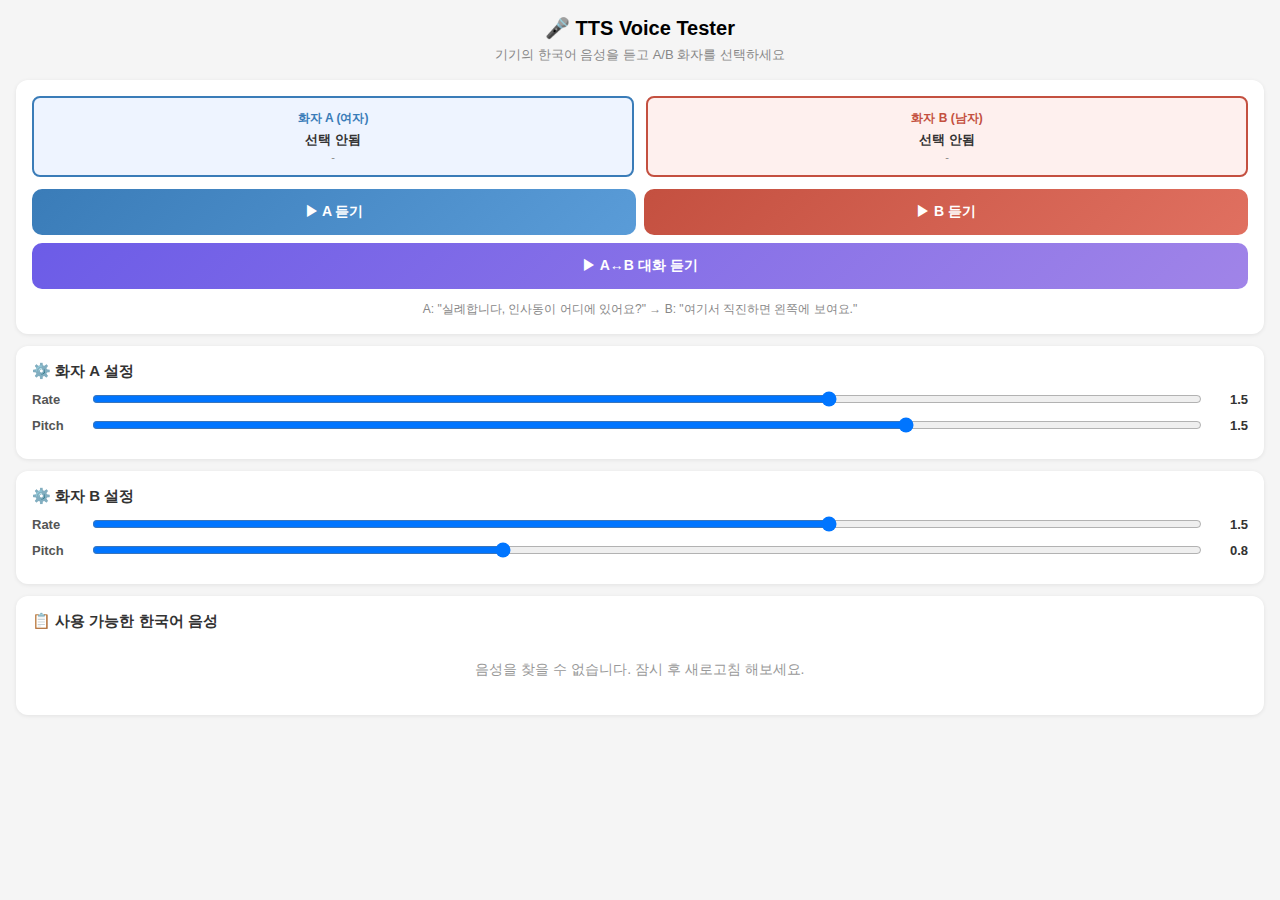
<file: tts-test.html>
<!DOCTYPE html>
<html lang="ko">
<head>
<meta charset="UTF-8">
<meta name="viewport" content="width=device-width, initial-scale=1.0">
<title>TTS Voice Tester</title>
<style>
* { margin: 0; padding: 0; box-sizing: border-box; }
body { font-family: -apple-system, BlinkMacSystemFont, sans-serif; background: #f5f5f5; padding: 16px; }
h1 { font-size: 20px; text-align: center; margin-bottom: 6px; }
.subtitle { text-align: center; font-size: 13px; color: #888; margin-bottom: 16px; }

.section { background: #fff; border-radius: 12px; padding: 16px; margin-bottom: 12px; box-shadow: 0 1px 4px rgba(0,0,0,0.08); }
.section h2 { font-size: 15px; color: #333; margin-bottom: 10px; }

.voice-list { display: flex; flex-direction: column; gap: 8px; }
.voice-item {
  display: flex; align-items: center; gap: 10px;
  padding: 10px 12px; border-radius: 8px; background: #f8f8f8;
  border: 2px solid transparent; cursor: pointer; transition: all 0.2s;
}
.voice-item:hover { background: #eef4ff; }
.voice-item.selected-a { border-color: #3a7cb8; background: #eef4ff; }
.voice-item.selected-b { border-color: #c45040; background: #fef0ee; }
.voice-info { flex: 1; }
.voice-name { font-size: 14px; font-weight: 600; color: #333; }
.voice-detail { font-size: 11px; color: #999; }
.voice-btns { display: flex; gap: 6px; }
.voice-btns button {
  padding: 6px 12px; border: none; border-radius: 6px; font-size: 12px;
  font-weight: 600; cursor: pointer; transition: all 0.15s;
}
.btn-play { background: #4CAF50; color: #fff; }
.btn-play:active { transform: scale(0.95); }
.btn-a { background: #3a7cb8; color: #fff; }
.btn-a:active { transform: scale(0.95); }
.btn-b { background: #c45040; color: #fff; }
.btn-b:active { transform: scale(0.95); }

.control-row { display: flex; align-items: center; gap: 10px; margin-bottom: 10px; }
.control-row label { font-size: 13px; font-weight: 600; width: 50px; color: #555; }
.control-row input[type=range] { flex: 1; }
.control-row .val { font-size: 13px; font-weight: 700; width: 36px; text-align: right; color: #333; }

.selected-voices { display: flex; gap: 12px; margin-bottom: 12px; }
.sel-box { flex: 1; padding: 12px; border-radius: 8px; text-align: center; }
.sel-a { background: #eef4ff; border: 2px solid #3a7cb8; }
.sel-b { background: #fef0ee; border: 2px solid #c45040; }
.sel-label { font-size: 12px; font-weight: 700; margin-bottom: 4px; }
.sel-a .sel-label { color: #3a7cb8; }
.sel-b .sel-label { color: #c45040; }
.sel-name { font-size: 13px; font-weight: 600; color: #333; }
.sel-params { font-size: 11px; color: #888; margin-top: 2px; }

.test-area { display: flex; flex-direction: column; gap: 8px; }
.test-row { display: flex; gap: 8px; }
.test-row button {
  flex: 1; padding: 14px; border: none; border-radius: 10px;
  font-size: 14px; font-weight: 700; color: #fff; cursor: pointer; transition: all 0.15s;
}
.test-row button:active { transform: scale(0.97); }
.test-a { background: linear-gradient(135deg, #3a7cb8, #5a9cd8); }
.test-b { background: linear-gradient(135deg, #c45040, #e07060); }
.test-both { background: linear-gradient(135deg, #6c5ce7, #a084e8); }

.sample-text { font-size: 12px; color: #888; text-align: center; margin-top: 4px; }
.no-voice { text-align: center; color: #999; padding: 20px; font-size: 14px; }
</style>
</head>
<body>

<h1>🎤 TTS Voice Tester</h1>
<p class="subtitle">기기의 한국어 음성을 듣고 A/B 화자를 선택하세요</p>

<!-- 현재 선택 -->
<div class="section">
  <div class="selected-voices">
    <div class="sel-box sel-a">
      <div class="sel-label">화자 A (여자)</div>
      <div class="sel-name" id="selAName">선택 안됨</div>
      <div class="sel-params" id="selAParams">-</div>
    </div>
    <div class="sel-box sel-b">
      <div class="sel-label">화자 B (남자)</div>
      <div class="sel-name" id="selBName">선택 안됨</div>
      <div class="sel-params" id="selBParams">-</div>
    </div>
  </div>
  
  <div class="test-area">
    <div class="test-row">
      <button class="test-a" onclick="testSpeak('A')">▶ A 듣기</button>
      <button class="test-b" onclick="testSpeak('B')">▶ B 듣기</button>
    </div>
    <button class="test-both" onclick="testBoth()" style="padding:14px; border:none; border-radius:10px; font-size:14px; font-weight:700; color:#fff; cursor:pointer; background:linear-gradient(135deg,#6c5ce7,#a084e8);">▶ A↔B 대화 듣기</button>
    <div class="sample-text">A: "실례합니다, 인사동이 어디에 있어요?" → B: "여기서 직진하면 왼쪽에 보여요."</div>
  </div>
</div>

<!-- Rate / Pitch 조절 -->
<div class="section">
  <h2>⚙️ 화자 A 설정</h2>
  <div class="control-row">
    <label>Rate</label>
    <input type="range" id="rateA" min="0.5" max="2.0" step="0.05" value="1.5" oninput="updateVal('rateA')">
    <span class="val" id="rateAVal">1.5</span>
  </div>
  <div class="control-row">
    <label>Pitch</label>
    <input type="range" id="pitchA" min="0.1" max="2.0" step="0.05" value="1.5" oninput="updateVal('pitchA')">
    <span class="val" id="pitchAVal">1.5</span>
  </div>
</div>

<div class="section">
  <h2>⚙️ 화자 B 설정</h2>
  <div class="control-row">
    <label>Rate</label>
    <input type="range" id="rateB" min="0.5" max="2.0" step="0.05" value="1.5" oninput="updateVal('rateB')">
    <span class="val" id="rateBVal">1.5</span>
  </div>
  <div class="control-row">
    <label>Pitch</label>
    <input type="range" id="pitchB" min="0.1" max="2.0" step="0.05" value="0.8" oninput="updateVal('pitchB')">
    <span class="val" id="pitchBVal">0.8</span>
  </div>
</div>

<!-- 음성 목록 -->
<div class="section">
  <h2>📋 사용 가능한 한국어 음성</h2>
  <div id="voiceList" class="voice-list">
    <div class="no-voice">음성 로딩 중...</div>
  </div>
</div>

<script>
let voices = [];
let selectedA = null;
let selectedB = null;

const sampleA = "실례합니다, 인사동이 어디에 있어요?";
const sampleB = "여기서 직진하면 왼쪽에 바로 보여요.";

function updateVal(id) {
  document.getElementById(id + 'Val').textContent = document.getElementById(id).value;
}

function loadVoices() {
  const all = window.speechSynthesis.getVoices();
  voices = all.filter(v => v.lang.startsWith('ko'));
  
  const list = document.getElementById('voiceList');
  
  if (voices.length === 0) {
    // 한국어 음성 없으면 전체 목록 보여주기
    voices = all;
    if (voices.length === 0) {
      list.innerHTML = '<div class="no-voice">음성을 찾을 수 없습니다. 잠시 후 새로고침 해보세요.</div>';
      return;
    }
  }
  
  list.innerHTML = '';
  voices.forEach((v, i) => {
    const item = document.createElement('div');
    item.className = 'voice-item';
    item.id = 'voice-' + i;
    item.innerHTML = `
      <div class="voice-info">
        <div class="voice-name">${v.name}</div>
        <div class="voice-detail">${v.lang} ${v.localService ? '(로컬)' : '(온라인)'}</div>
      </div>
      <div class="voice-btns">
        <button class="btn-play" onclick="playVoice(${i})">듣기</button>
        <button class="btn-a" onclick="selectVoice(${i},'A')">A</button>
        <button class="btn-b" onclick="selectVoice(${i},'B')">B</button>
      </div>
    `;
    list.appendChild(item);
  });
  
  // 자동 선택: 첫번째 여성, 두번째 남성
  const femaleNames = ['Yuna', 'SunHi', 'Heami', 'Google 한국의'];
  const maleNames = ['InJoon', 'Hyunsu'];
  
  for (const name of femaleNames) {
    const idx = voices.findIndex(v => v.name.includes(name));
    if (idx >= 0) { selectVoice(idx, 'A'); break; }
  }
  for (const name of maleNames) {
    const idx = voices.findIndex(v => v.name.includes(name));
    if (idx >= 0) { selectVoice(idx, 'B'); break; }
  }
  
  if (selectedA === null && voices.length > 0) selectVoice(0, 'A');
  if (selectedB === null && voices.length > 1) selectVoice(1, 'B');
  if (selectedB === null && voices.length > 0) selectVoice(0, 'B');
}

function playVoice(idx) {
  window.speechSynthesis.cancel();
  const u = new SpeechSynthesisUtterance(sampleA);
  u.lang = 'ko-KR';
  u.voice = voices[idx];
  u.rate = parseFloat(document.getElementById('rateA').value);
  u.pitch = parseFloat(document.getElementById('pitchA').value);
  window.speechSynthesis.speak(u);
}

function selectVoice(idx, speaker) {
  // 이전 선택 해제
  document.querySelectorAll('.voice-item').forEach(el => {
    el.classList.remove('selected-' + speaker.toLowerCase());
  });
  
  const el = document.getElementById('voice-' + idx);
  el.classList.add('selected-' + speaker.toLowerCase());
  
  if (speaker === 'A') {
    selectedA = idx;
    document.getElementById('selAName').textContent = voices[idx].name;
    updateSelParams();
  } else {
    selectedB = idx;
    document.getElementById('selBName').textContent = voices[idx].name;
    updateSelParams();
  }
}

function updateSelParams() {
  const rA = document.getElementById('rateA').value;
  const pA = document.getElementById('pitchA').value;
  const rB = document.getElementById('rateB').value;
  const pB = document.getElementById('pitchB').value;
  document.getElementById('selAParams').textContent = `rate: ${rA} / pitch: ${pA}`;
  document.getElementById('selBParams').textContent = `rate: ${rB} / pitch: ${pB}`;
}

// 슬라이더 변경 시 params 업데이트
['rateA','pitchA','rateB','pitchB'].forEach(id => {
  document.getElementById(id).addEventListener('input', updateSelParams);
});

function testSpeak(speaker) {
  window.speechSynthesis.cancel();
  const u = new SpeechSynthesisUtterance(speaker === 'A' ? sampleA : sampleB);
  u.lang = 'ko-KR';
  
  if (speaker === 'A' && selectedA !== null) {
    u.voice = voices[selectedA];
    u.rate = parseFloat(document.getElementById('rateA').value);
    u.pitch = parseFloat(document.getElementById('pitchA').value);
  } else if (speaker === 'B' && selectedB !== null) {
    u.voice = voices[selectedB];
    u.rate = parseFloat(document.getElementById('rateB').value);
    u.pitch = parseFloat(document.getElementById('pitchB').value);
  }
  
  window.speechSynthesis.speak(u);
}

function testBoth() {
  window.speechSynthesis.cancel();
  
  const uA = new SpeechSynthesisUtterance(sampleA);
  uA.lang = 'ko-KR';
  if (selectedA !== null) uA.voice = voices[selectedA];
  uA.rate = parseFloat(document.getElementById('rateA').value);
  uA.pitch = parseFloat(document.getElementById('pitchA').value);
  
  const uB = new SpeechSynthesisUtterance(sampleB);
  uB.lang = 'ko-KR';
  if (selectedB !== null) uB.voice = voices[selectedB];
  uB.rate = parseFloat(document.getElementById('rateB').value);
  uB.pitch = parseFloat(document.getElementById('pitchB').value);
  
  uA.onend = () => {
    window.speechSynthesis.speak(uB);
  };
  
  window.speechSynthesis.speak(uA);
}

if ('speechSynthesis' in window) {
  speechSynthesis.onvoiceschanged = loadVoices;
  loadVoices();
}
</script>
</body>
</html>
</file>
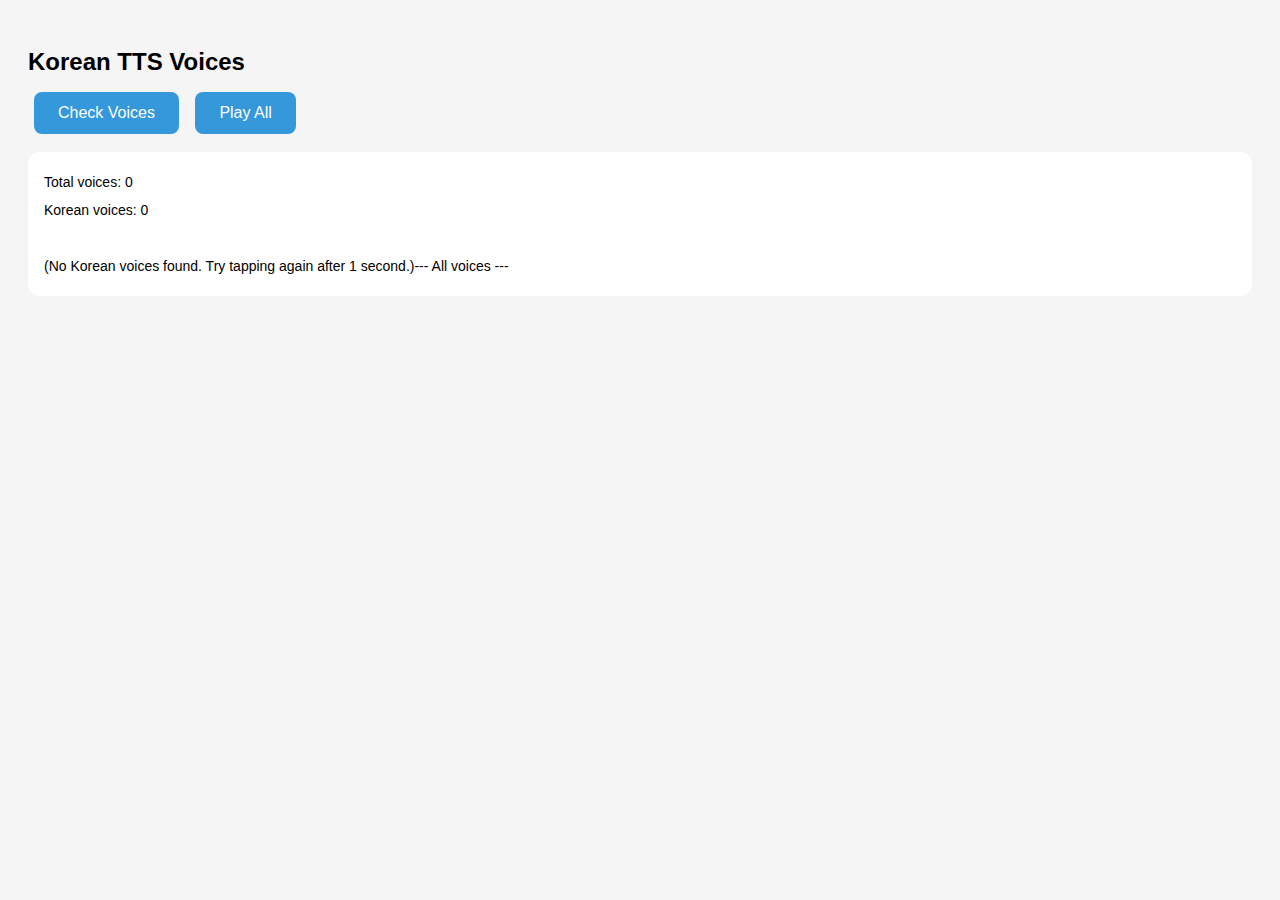
<file: voice-test.html>
<!DOCTYPE html>
<html>
<head>
<meta charset="UTF-8">
<meta name="viewport" content="width=device-width, initial-scale=1.0">
<title>Voice Test</title>
<style>
body{font-family:-apple-system,sans-serif;padding:20px;background:#f5f5f5}
h2{margin-bottom:10px}
#result{background:#fff;padding:16px;border-radius:12px;margin-top:12px;font-size:14px;line-height:2;white-space:pre-wrap}
button{padding:12px 24px;font-size:16px;border:none;border-radius:8px;background:#3498db;color:#fff;margin:6px;cursor:pointer}
.ko{color:#e74c3c;font-weight:bold}
</style>
</head>
<body>
<h2>Korean TTS Voices</h2>
<button onclick="check()">Check Voices</button>
<button onclick="testAll()">Play All</button>
<div id="result">Tap "Check Voices" to see available Korean voices.</div>
<script>
function check(){
  var voices = speechSynthesis.getVoices();
  var ko = voices.filter(function(v){return v.lang.indexOf('ko')!==-1;});
  var all = voices.length;
  var html = 'Total voices: ' + all + '\nKorean voices: ' + ko.length + '\n\n';
  if(ko.length===0){
    html += '(No Korean voices found. Try tapping again after 1 second.)';
  }
  for(var i=0;i<ko.length;i++){
    var v=ko[i];
    html += (i+1) + '. ' + v.name + '\n   lang=' + v.lang + '  local=' + v.localService + '\n\n';
  }
  html += '--- All voices ---\n';
  for(var j=0;j<voices.length;j++){
    html += voices[j].lang + ' : ' + voices[j].name + '\n';
  }
  document.getElementById('result').innerHTML = html;
}
function testAll(){
  var voices = speechSynthesis.getVoices();
  var ko = voices.filter(function(v){return v.lang.indexOf('ko')!==-1;});
  if(ko.length===0){check();return;}
  var text = '안녕하세요, 한국어 음성 테스트입니다.';
  var i=0;
  function playNext(){
    if(i>=ko.length)return;
    var u=new SpeechSynthesisUtterance(text);
    u.voice=ko[i];
    u.rate=1.0;
    u.onend=function(){i++;playNext();};
    document.getElementById('result').innerHTML='Playing: ' + ko[i].name;
    speechSynthesis.speak(u);
  }
  speechSynthesis.cancel();
  playNext();
}
setTimeout(check, 500);
</script>
</body>
</html>
</file>
